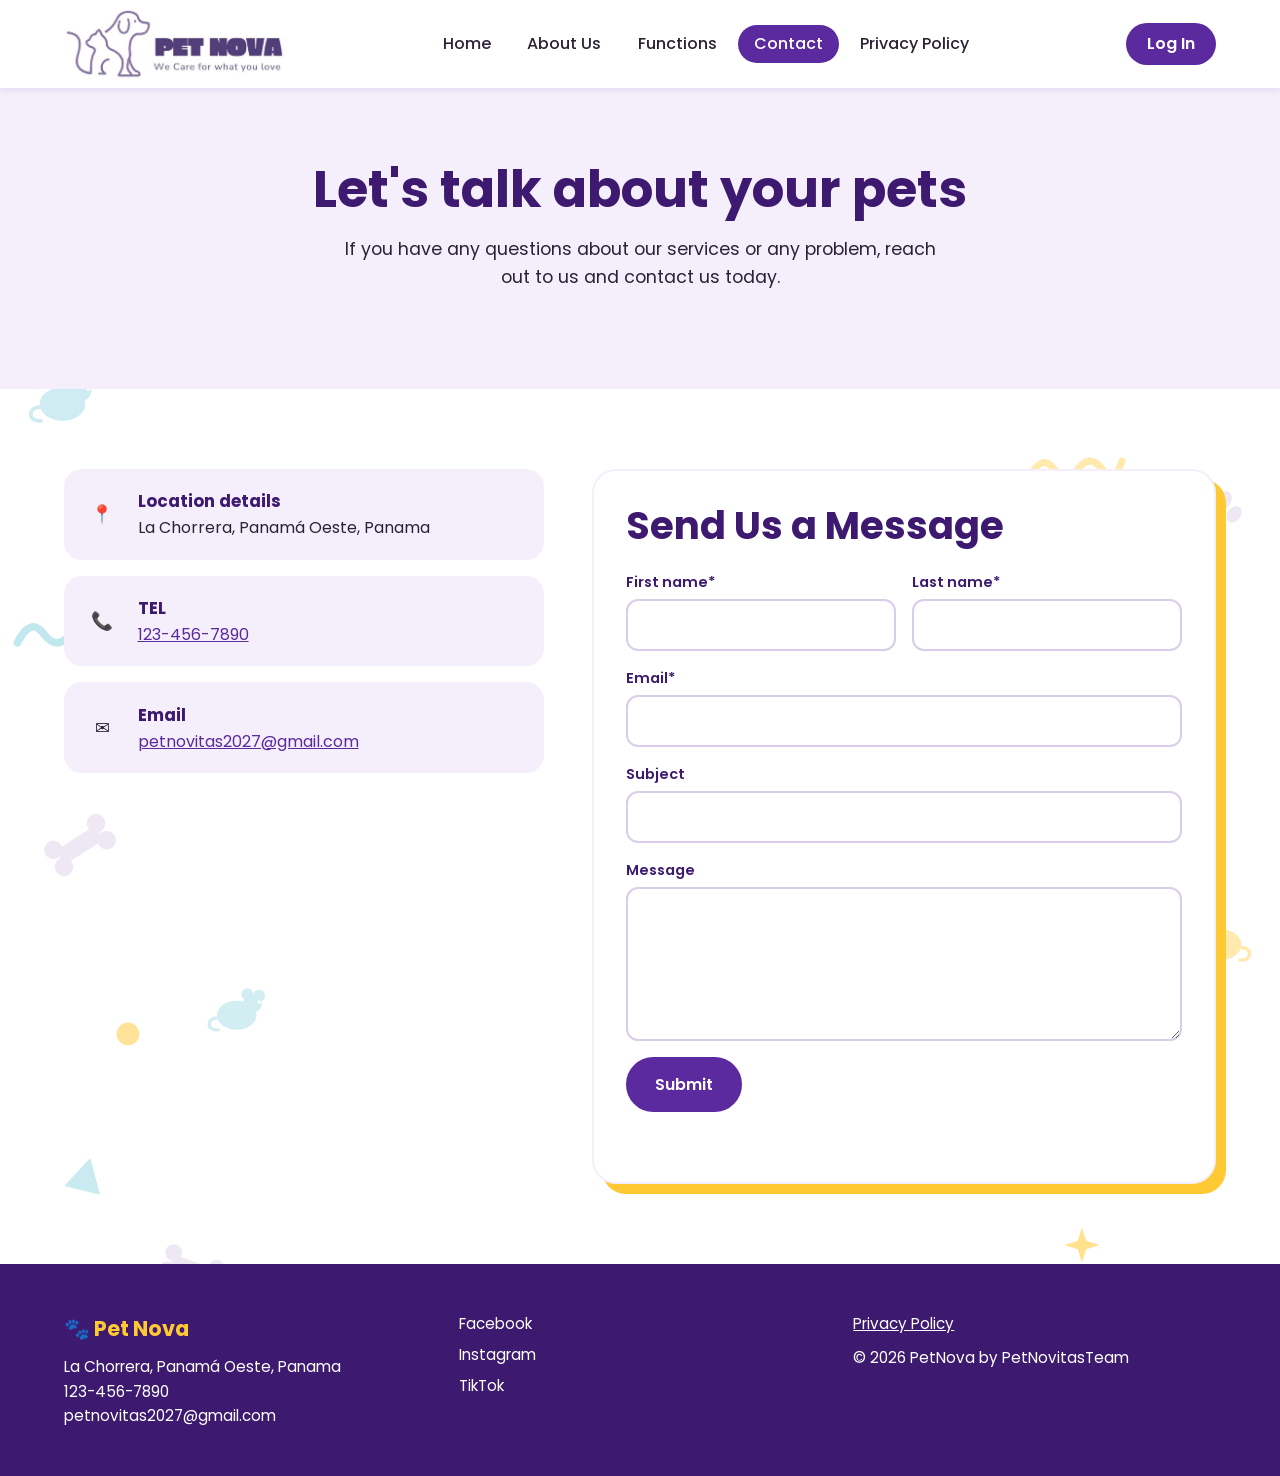
<file: Papita suprema/Papita/contact.html>
<!DOCTYPE html>
<html lang="en">
<head>
    <meta charset="UTF-8">
    <meta name="viewport" content="width=device-width, initial-scale=1.0">
    <meta name="description" content="Contact the Pet Nova team: address, phone, email and message form.">
    <title>Contact | Pet Nova</title>
    <link rel="icon" href="img/a.png">
    <link rel="preconnect" href="https://fonts.googleapis.com">
    <link rel="preconnect" href="https://fonts.gstatic.com" crossorigin>
    <link href="https://fonts.googleapis.com/css2?family=Poppins:wght@400;500;600;700&display=swap" rel="stylesheet">
    <link rel="stylesheet" href="css/contact.css">
</head>
<body>

    <!-- Barra de navegación -->
    <header class="navbar">
        <a href="index.html" class="brand"><img class="brand-logo" src="img/logo-nav.png" alt="Pet Nova" width="905" height="295"></a>

        <nav aria-label="Main navigation">
            <ul>
                <li><a href="index.html">Home</a></li>
                <li><a href="about-us.html">About Us</a></li>
                <li><a href="functions.html">Functions</a></li>
                <li><a href="contact.html" aria-current="page">Contact</a></li>
                <li><a href="privacy-policy.html">Privacy Policy</a></li>
                <li class="nav-cursor" aria-hidden="true"></li>
            </ul>
        </nav>

        <a href="https://nova-p-git-main-pet-nova.vercel.app/" class="login-btn" target="_blank" rel="noopener">Log In</a>
    </header>

    <main>
        <div class="page-deco" aria-hidden="true">
            <svg width="0" height="0" focusable="false"><defs>
                <symbol id="d-paw" viewBox="-50 -50 100 100"><ellipse cx="0" cy="22" rx="30" ry="24"/><ellipse cx="-34" cy="-14" rx="11" ry="15" transform="rotate(-20 -34 -14)"/><ellipse cx="-12" cy="-32" rx="11" ry="15" transform="rotate(-6 -12 -32)"/><ellipse cx="12" cy="-32" rx="11" ry="15" transform="rotate(6 12 -32)"/><ellipse cx="34" cy="-14" rx="11" ry="15" transform="rotate(20 34 -14)"/></symbol>
                <symbol id="d-bone" viewBox="0 0 100 100"><rect x="22" y="40" width="56" height="20" rx="6"/><circle cx="20" cy="38" r="11"/><circle cx="20" cy="62" r="11"/><circle cx="80" cy="38" r="11"/><circle cx="80" cy="62" r="11"/></symbol>
                <symbol id="d-mouse" viewBox="0 0 100 100"><ellipse cx="48" cy="58" rx="30" ry="22"/><circle cx="72" cy="40" r="14"/><circle cx="64" cy="26" r="9"/><circle cx="82" cy="28" r="9"/><circle cx="82" cy="38" r="2.6" fill="#fff"/><path d="M18 62C2 62 2 82 20 80" fill="none" stroke="currentColor" stroke-width="5" stroke-linecap="round"/></symbol>
                <symbol id="d-star" viewBox="0 0 100 100"><path d="M50 4L61 39L96 50L61 61L50 96L39 61L4 50L39 39Z"/></symbol>
                <symbol id="d-circle" viewBox="0 0 100 100"><circle cx="50" cy="50" r="44"/></symbol>
                <symbol id="d-ring" viewBox="0 0 100 100"><path fill-rule="evenodd" d="M50 10a40 40 0 1 0 0 80a40 40 0 1 0 0-80zM50 32a18 18 0 1 1 0 36a18 18 0 1 1 0-36z"/></symbol>
                <symbol id="d-squiggle" viewBox="0 0 100 40"><path d="M4 28Q16 4 28 20T52 20T76 20T96 12" fill="none" stroke="currentColor" stroke-width="7" stroke-linecap="round"/></symbol>
                <symbol id="d-tri" viewBox="0 0 100 100"><path d="M50 10L92 86H8Z" stroke-linejoin="round"/></symbol>
            </defs></svg>
            <svg class="dc c1"><use href="#d-paw"/></svg><svg class="dc c2"><use href="#d-bone"/></svg><svg class="dc c3"><use href="#d-mouse"/></svg>
            <svg class="dc c4"><use href="#d-star"/></svg><svg class="dc c5"><use href="#d-paw"/></svg><svg class="dc c6"><use href="#d-squiggle"/></svg>
            <svg class="dc c7"><use href="#d-ring"/></svg><svg class="dc c8"><use href="#d-bone"/></svg><svg class="dc c9"><use href="#d-mouse"/></svg>
            <svg class="dc c10"><use href="#d-circle"/></svg><svg class="dc c11"><use href="#d-paw"/></svg><svg class="dc c12"><use href="#d-tri"/></svg>
            <svg class="dc c13"><use href="#d-star"/></svg><svg class="dc c14"><use href="#d-bone"/></svg><svg class="dc c15"><use href="#d-squiggle"/></svg>
            <svg class="dc c16"><use href="#d-paw"/></svg><svg class="dc c17"><use href="#d-mouse"/></svg><svg class="dc c18"><use href="#d-ring"/></svg>
        </div>
        <!-- Hero -->
        <section class="page-hero">
            <h1>Let's talk about your pets</h1>
            <p>If you have any questions about our services or any problem, reach out to us and contact us today.</p>
        </section>

        <section class="contact-grid">
            <div class="info-list">
                <article class="info-card"><span class="place-icon" aria-hidden="true">&#128205;</span><div><h3>Location details</h3><p>La Chorrera, Panamá Oeste, Panama</p></div></article>
                <article class="info-card"><span class="place-icon" aria-hidden="true">&#128222;</span><div><h3>TEL</h3><p><a href="tel:1234567890">123-456-7890</a></p></div></article>
                <article class="info-card"><span class="place-icon" aria-hidden="true">&#9993;</span><div><h3>Email</h3><p><a href="mailto:petnovitas2027@gmail.com">petnovitas2027@gmail.com</a></p></div></article>
            </div>

            <form id="contact-form" class="contact-form" novalidate>
                <h2>Send Us a Message</h2>
                <div class="form-row">
                    <div class="field">
                        <label for="first-name">First name*</label>
                        <input id="first-name" name="first-name" type="text" autocomplete="given-name" required>
                    </div>
                    <div class="field">
                        <label for="last-name">Last name*</label>
                        <input id="last-name" name="last-name" type="text" autocomplete="family-name" required>
                    </div>
                </div>
                <div class="field">
                    <label for="email">Email*</label>
                    <input id="email" name="email" type="email" autocomplete="email" required>
                </div>
                <div class="field">
                    <label for="subject">Subject</label>
                    <input id="subject" name="subject" type="text">
                </div>
                <div class="field">
                    <label for="message">Message</label>
                    <textarea id="message" name="message" rows="5"></textarea>
                </div>
                <button type="submit" class="btn btn-primary">Submit</button>
                <p class="form-status" role="status" aria-live="polite"></p>
            </form>
        </section>
    </main>

    <!-- Pie de página -->
    <footer>
        <div class="footer-info">
            <a href="index.html" class="brand">&#128062; Pet Nova</a>
            <p>La Chorrera, Panamá Oeste, Panama</p>
            <p>123-456-7890<br>petnovitas2027@gmail.com</p>
        </div>
        <ul class="social">
            <li><a href="http://www.facebook.com" target="_blank" rel="noopener">Facebook</a></li>
            <li><a href="http://www.instagram.com" target="_blank" rel="noopener">Instagram</a></li>
            <li><a href="http://www.tiktok.com" target="_blank" rel="noopener">TikTok</a></li>
        </ul>
        <div class="footer-legal">
            <a href="privacy-policy.html">Privacy Policy</a>
            <p>&copy; 2026 PetNova by PetNovitasTeam</p>
        </div>
    </footer>

    <script src="js/contact.js"></script>

</body>
</html>
</file>
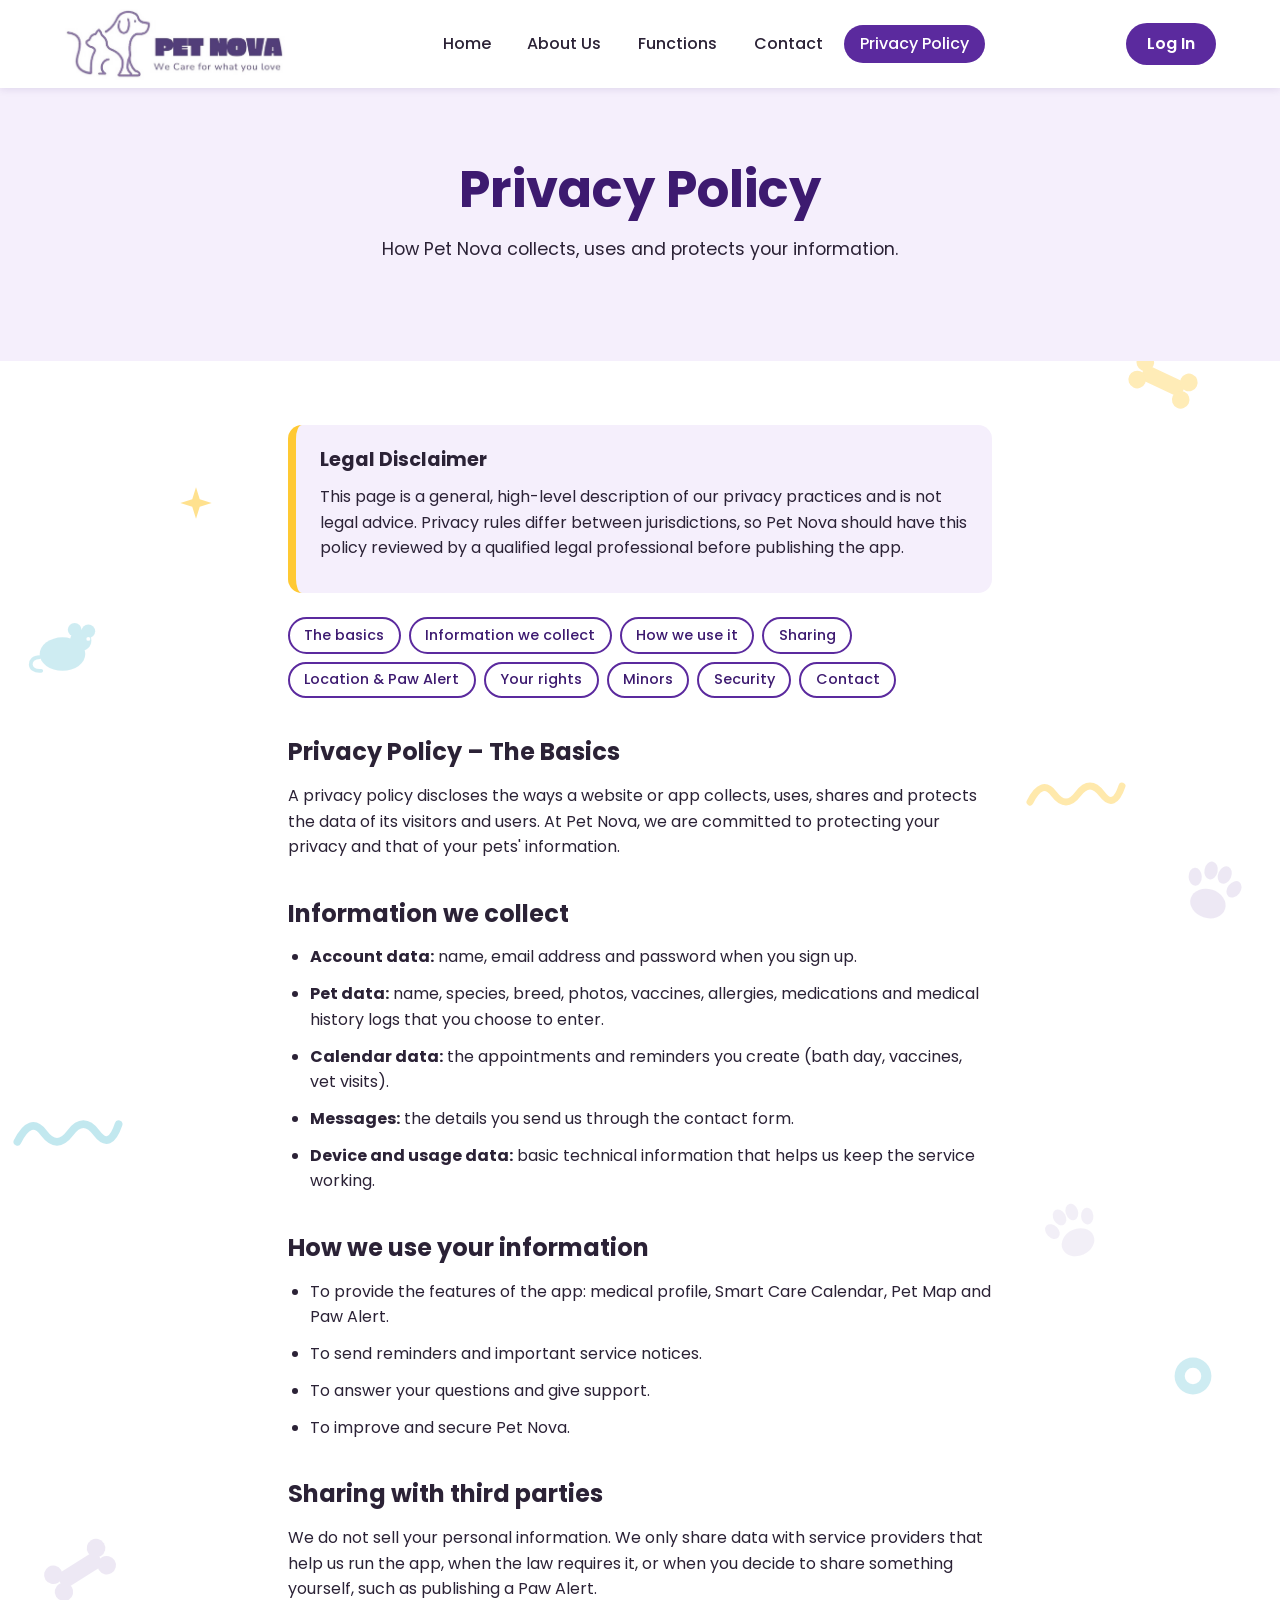
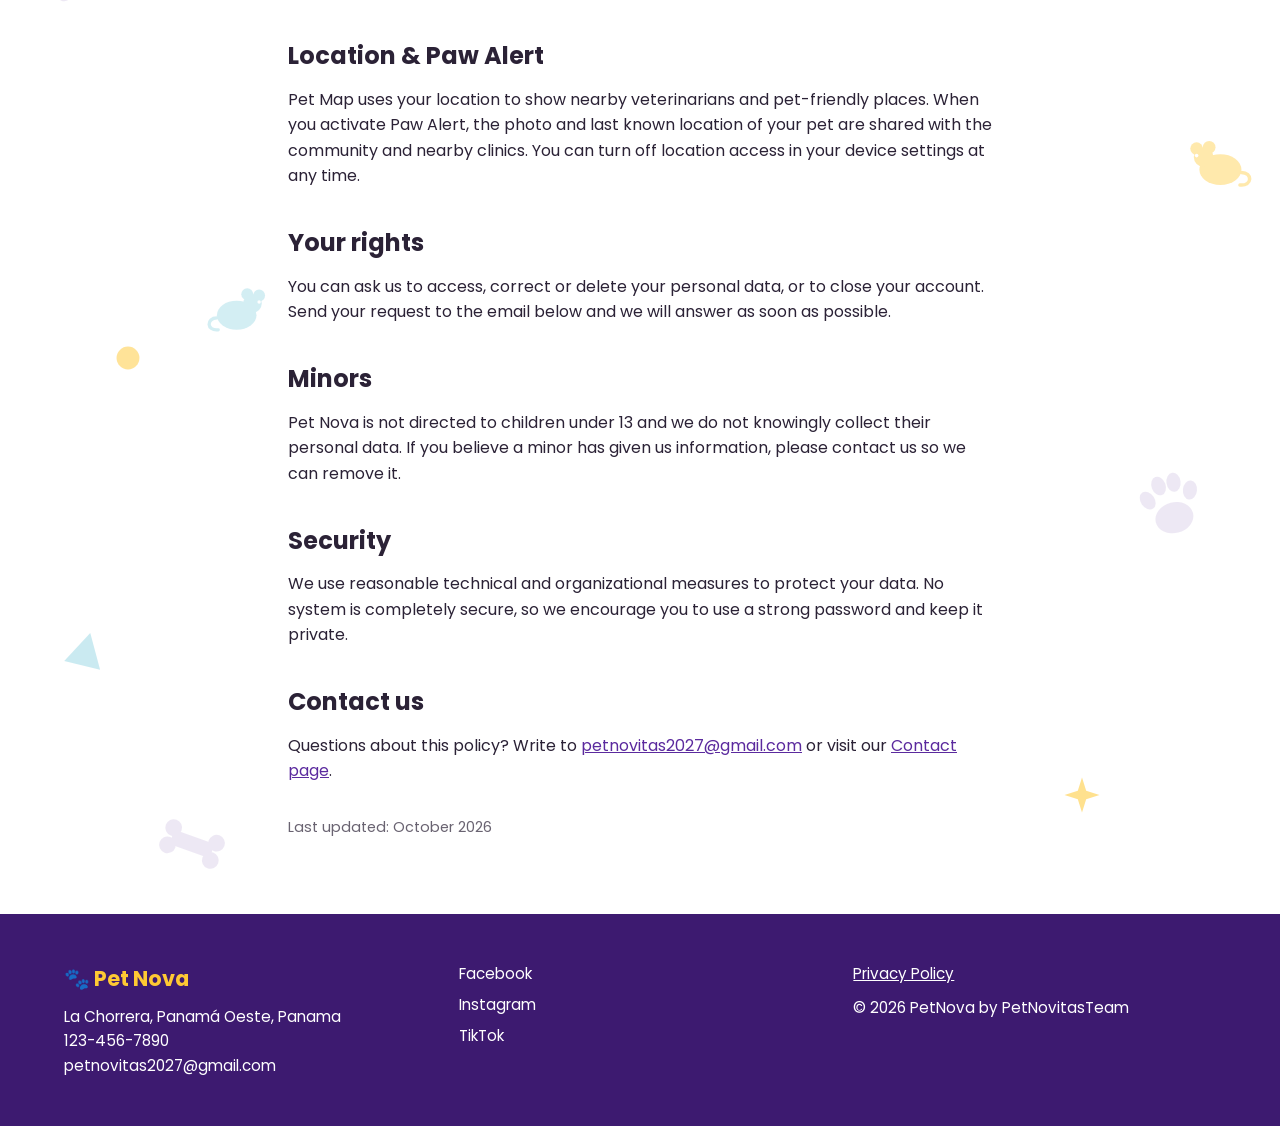
<file: Papita suprema/Papita/privacy-policy.html>
<!DOCTYPE html>
<html lang="en">
<head>
    <meta charset="UTF-8">
    <meta name="viewport" content="width=device-width, initial-scale=1.0">
    <meta name="description" content="Pet Nova privacy policy.">
    <title>Privacy Policy | Pet Nova</title>
    <link rel="icon" href="img/a.png">
    <link rel="preconnect" href="https://fonts.googleapis.com">
    <link rel="preconnect" href="https://fonts.gstatic.com" crossorigin>
    <link href="https://fonts.googleapis.com/css2?family=Poppins:wght@400;500;600;700&display=swap" rel="stylesheet">
    <link rel="stylesheet" href="css/privacy-policy.css">
</head>
<body>

    <!-- Barra de navegación -->
    <header class="navbar">
        <a href="index.html" class="brand"><img class="brand-logo" src="img/logo-nav.png" alt="Pet Nova" width="905" height="295"></a>

        <nav aria-label="Main navigation">
            <ul>
                <li><a href="index.html">Home</a></li>
                <li><a href="about-us.html">About Us</a></li>
                <li><a href="functions.html">Functions</a></li>
                <li><a href="contact.html">Contact</a></li>
                <li><a href="privacy-policy.html" aria-current="page">Privacy Policy</a></li>
                <li class="nav-cursor" aria-hidden="true"></li>
            </ul>
        </nav>

        <a href="https://nova-p-git-main-pet-nova.vercel.app/" class="login-btn" target="_blank" rel="noopener">Log In</a>
    </header>

    <main>
        <div class="page-deco" aria-hidden="true">
            <svg width="0" height="0" focusable="false"><defs>
                <symbol id="d-paw" viewBox="-50 -50 100 100"><ellipse cx="0" cy="22" rx="30" ry="24"/><ellipse cx="-34" cy="-14" rx="11" ry="15" transform="rotate(-20 -34 -14)"/><ellipse cx="-12" cy="-32" rx="11" ry="15" transform="rotate(-6 -12 -32)"/><ellipse cx="12" cy="-32" rx="11" ry="15" transform="rotate(6 12 -32)"/><ellipse cx="34" cy="-14" rx="11" ry="15" transform="rotate(20 34 -14)"/></symbol>
                <symbol id="d-bone" viewBox="0 0 100 100"><rect x="22" y="40" width="56" height="20" rx="6"/><circle cx="20" cy="38" r="11"/><circle cx="20" cy="62" r="11"/><circle cx="80" cy="38" r="11"/><circle cx="80" cy="62" r="11"/></symbol>
                <symbol id="d-mouse" viewBox="0 0 100 100"><ellipse cx="48" cy="58" rx="30" ry="22"/><circle cx="72" cy="40" r="14"/><circle cx="64" cy="26" r="9"/><circle cx="82" cy="28" r="9"/><circle cx="82" cy="38" r="2.6" fill="#fff"/><path d="M18 62C2 62 2 82 20 80" fill="none" stroke="currentColor" stroke-width="5" stroke-linecap="round"/></symbol>
                <symbol id="d-star" viewBox="0 0 100 100"><path d="M50 4L61 39L96 50L61 61L50 96L39 61L4 50L39 39Z"/></symbol>
                <symbol id="d-circle" viewBox="0 0 100 100"><circle cx="50" cy="50" r="44"/></symbol>
                <symbol id="d-ring" viewBox="0 0 100 100"><path fill-rule="evenodd" d="M50 10a40 40 0 1 0 0 80a40 40 0 1 0 0-80zM50 32a18 18 0 1 1 0 36a18 18 0 1 1 0-36z"/></symbol>
                <symbol id="d-squiggle" viewBox="0 0 100 40"><path d="M4 28Q16 4 28 20T52 20T76 20T96 12" fill="none" stroke="currentColor" stroke-width="7" stroke-linecap="round"/></symbol>
                <symbol id="d-tri" viewBox="0 0 100 100"><path d="M50 10L92 86H8Z" stroke-linejoin="round"/></symbol>
            </defs></svg>
            <svg class="dc c1"><use href="#d-paw"/></svg><svg class="dc c2"><use href="#d-bone"/></svg><svg class="dc c3"><use href="#d-mouse"/></svg>
            <svg class="dc c4"><use href="#d-star"/></svg><svg class="dc c5"><use href="#d-paw"/></svg><svg class="dc c6"><use href="#d-squiggle"/></svg>
            <svg class="dc c7"><use href="#d-ring"/></svg><svg class="dc c8"><use href="#d-bone"/></svg><svg class="dc c9"><use href="#d-mouse"/></svg>
            <svg class="dc c10"><use href="#d-circle"/></svg><svg class="dc c11"><use href="#d-paw"/></svg><svg class="dc c12"><use href="#d-tri"/></svg>
            <svg class="dc c13"><use href="#d-star"/></svg><svg class="dc c14"><use href="#d-bone"/></svg><svg class="dc c15"><use href="#d-squiggle"/></svg>
            <svg class="dc c16"><use href="#d-paw"/></svg><svg class="dc c17"><use href="#d-mouse"/></svg><svg class="dc c18"><use href="#d-ring"/></svg>
        </div>
        <section class="page-hero">
            <h1>Privacy Policy</h1>
            <p>How Pet Nova collects, uses and protects your information.</p>
        </section>

        <article class="policy">
            <div class="disclaimer">
                <h2>Legal Disclaimer</h2>
                <p>This page is a general, high-level description of our privacy practices and is not legal advice. Privacy rules differ between jurisdictions, so Pet Nova should have this policy reviewed by a qualified legal professional before publishing the app.</p>
            </div>

            <nav class="policy-toc" aria-label="Contents">
                <a href="#basics">The basics</a>
                <a href="#collect">Information we collect</a>
                <a href="#use">How we use it</a>
                <a href="#sharing">Sharing</a>
                <a href="#location">Location &amp; Paw Alert</a>
                <a href="#rights">Your rights</a>
                <a href="#minors">Minors</a>
                <a href="#security">Security</a>
                <a href="#contact-us">Contact</a>
            </nav>

            <h2 id="basics">Privacy Policy &ndash; The Basics</h2>
            <p>A privacy policy discloses the ways a website or app collects, uses, shares and protects the data of its visitors and users. At Pet Nova, we are committed to protecting your privacy and that of your pets' information.</p>

            <h2 id="collect">Information we collect</h2>
            <ul>
                <li><strong>Account data:</strong> name, email address and password when you sign up.</li>
                <li><strong>Pet data:</strong> name, species, breed, photos, vaccines, allergies, medications and medical history logs that you choose to enter.</li>
                <li><strong>Calendar data:</strong> the appointments and reminders you create (bath day, vaccines, vet visits).</li>
                <li><strong>Messages:</strong> the details you send us through the contact form.</li>
                <li><strong>Device and usage data:</strong> basic technical information that helps us keep the service working.</li>
            </ul>

            <h2 id="use">How we use your information</h2>
            <ul>
                <li>To provide the features of the app: medical profile, Smart Care Calendar, Pet Map and Paw Alert.</li>
                <li>To send reminders and important service notices.</li>
                <li>To answer your questions and give support.</li>
                <li>To improve and secure Pet Nova.</li>
            </ul>

            <h2 id="sharing">Sharing with third parties</h2>
            <p>We do not sell your personal information. We only share data with service providers that help us run the app, when the law requires it, or when you decide to share something yourself, such as publishing a Paw Alert.</p>

            <h2 id="location">Location &amp; Paw Alert</h2>
            <p>Pet Map uses your location to show nearby veterinarians and pet-friendly places. When you activate Paw Alert, the photo and last known location of your pet are shared with the community and nearby clinics. You can turn off location access in your device settings at any time.</p>

            <h2 id="rights">Your rights</h2>
            <p>You can ask us to access, correct or delete your personal data, or to close your account. Send your request to the email below and we will answer as soon as possible.</p>

            <h2 id="minors">Minors</h2>
            <p>Pet Nova is not directed to children under 13 and we do not knowingly collect their personal data. If you believe a minor has given us information, please contact us so we can remove it.</p>

            <h2 id="security">Security</h2>
            <p>We use reasonable technical and organizational measures to protect your data. No system is completely secure, so we encourage you to use a strong password and keep it private.</p>

            <h2 id="contact-us">Contact us</h2>
            <p>Questions about this policy? Write to <a href="mailto:petnovitas2027@gmail.com">petnovitas2027@gmail.com</a> or visit our <a href="contact.html">Contact page</a>.</p>
            <p class="updated">Last updated: October 2026</p>
        </article>
    </main>

    <!-- Pie de página -->
    <footer>
        <div class="footer-info">
            <a href="index.html" class="brand">&#128062; Pet Nova</a>
            <p>La Chorrera, Panamá Oeste, Panama</p>
            <p>123-456-7890<br>petnovitas2027@gmail.com</p>
        </div>
        <ul class="social">
            <li><a href="http://www.facebook.com" target="_blank" rel="noopener">Facebook</a></li>
            <li><a href="http://www.instagram.com" target="_blank" rel="noopener">Instagram</a></li>
            <li><a href="http://www.tiktok.com" target="_blank" rel="noopener">TikTok</a></li>
        </ul>
        <div class="footer-legal">
            <a href="privacy-policy.html">Privacy Policy</a>
            <p>&copy; 2026 PetNova by PetNovitasTeam</p>
        </div>
    </footer>

    <script src="js/privacy-policy.js"></script>

</body>
</html>
</file>
<file: Papita suprema/Papita/css/contact.css>
/* =====================================================
   Pet Nova – css/contact.css
   Estilos exclusivos de la página Contact (contact.html)
   ===================================================== */

:root {
    --purple: #5b2a9e;
    --purple-dark: #3d1a70;
    --lavender: #f5effc;
    --yellow: #ffc933;
    --text: #2b2236;
    --white: #ffffff;
}

* { box-sizing: border-box; margin: 0; padding: 0; }
html { scroll-behavior: smooth; }

body {
    font-family: "Poppins", system-ui, sans-serif;
    color: var(--text);
    background: var(--white);
    line-height: 1.6;
}

img { max-width: 100%; height: auto; display: block; }
a { color: inherit; text-decoration: none; }
ul { list-style: none; }
a:focus-visible, .btn:focus-visible { outline: 3px solid var(--yellow); outline-offset: 3px; }

section h2 { font-size: clamp(1.7rem, 3.5vw, 2.4rem); color: var(--purple-dark); line-height: 1.2; }

/* ---------- Navbar ---------- */
.navbar {
    position: sticky;
    top: 0;
    z-index: 10;
    display: flex;
    align-items: center;
    justify-content: space-between;
    gap: 1.5rem;
    padding: 0.5rem 5%;
    background: #ffffff;
    box-shadow: 0 1px 8px rgba(61, 26, 112, 0.12);
}
.brand { display: flex; align-items: center; font-weight: 700; font-size: 1.3rem; color: var(--purple); }
.brand-logo { height: 72px; width: auto; }
.navbar nav ul { position: relative; display: flex; gap: 0.3rem; }
.navbar nav a {
    position: relative;
    z-index: 1;
    display: block;
    font-weight: 500;
    padding: 0.4rem 1rem;
    border-radius: 999px;
    transition: color 0.3s;
}
.navbar nav a.is-under { color: var(--white); }
.nav-cursor {
    position: absolute;
    top: 0;
    left: 0;
    z-index: 0;
    opacity: 0;
    background: var(--purple);
    border-radius: 999px;
    pointer-events: none;
    transition: transform 0.4s cubic-bezier(0.34, 1.35, 0.64, 1), width 0.4s ease, height 0.4s ease, opacity 0.3s;
}
.login-btn {
    background: var(--purple);
    color: var(--white);
    padding: 0.5rem 1.3rem;
    border-radius: 999px;
    font-weight: 600;
}
.login-btn:hover { background: var(--purple-dark); }

/* ---------- Footer ---------- */
footer {
    display: grid;
    grid-template-columns: repeat(3, 1fr);
    gap: 2rem;
    padding: 3rem 5%;
    background: var(--purple-dark);
    color: var(--white);
    font-size: 0.95rem;
}
footer .brand { color: var(--yellow); display: inline-block; margin-bottom: 0.6rem; }
.social { display: flex; flex-direction: column; gap: 0.4rem; }
.social a:hover, .footer-legal a:hover { color: var(--yellow); }
.footer-legal a { display: inline-block; margin-bottom: 0.6rem; text-decoration: underline; }

/* ---------- Botones ---------- */
.hero-buttons { display: flex; flex-wrap: wrap; gap: 1rem; }
.btn {
    display: inline-block;
    padding: 0.8rem 1.7rem;
    border-radius: 999px;
    font-weight: 600;
    border: 2px solid var(--purple);
    transition: background 0.2s, color 0.2s;
}
.btn-primary { background: var(--purple); color: var(--white); }
.btn-primary:hover { background: var(--purple-dark); border-color: var(--purple-dark); }
.btn-outline { color: var(--purple); }
.btn-outline:hover { background: var(--purple); color: var(--white); }

/* ---------- Encabezado de página ---------- */
.page-hero {
    padding: 4.5rem 5%;
    text-align: center;
    background: var(--lavender);
}
.page-hero h1 {
    font-size: clamp(2rem, 5vw, 3.2rem);
    line-height: 1.15;
    color: var(--purple-dark);
    max-width: 44rem;
    margin: 0 auto 1rem;
}
.page-hero p { max-width: 38rem; margin: 0 auto 1.6rem; font-size: 1.1rem; }
.page-hero .hero-buttons { justify-content: center; }

/* ---------- Iconos ---------- */
.place-icon {
    flex: none;
    display: grid;
    place-items: center;
    width: 2.4rem;
    height: 2.4rem;
    border-radius: 50%;
    background: var(--lavender);
    font-size: 1.1rem;
}

/* ---------- Contacto ---------- */
.contact-grid {
    display: grid;
    grid-template-columns: 1fr 1.3fr;
    align-items: start;
    gap: 3rem;
    padding: 5rem 5%;
}
.info-list { display: grid; gap: 1rem; }
.info-card {
    display: flex;
    align-items: center;
    gap: 1rem;
    padding: 1.2rem;
    background: var(--lavender);
    border-radius: 18px;
}
.info-card h3 { color: var(--purple-dark); font-size: 1.05rem; }
.info-card a { color: var(--purple); text-decoration: underline; }

.contact-form {
    display: grid;
    gap: 1rem;
    padding: 2rem;
    background: var(--white);
    border: 2px solid var(--lavender);
    border-radius: 24px;
    box-shadow: 10px 10px 0 var(--yellow);
}
.contact-form h2 { margin-bottom: 0.4rem; }
.form-row { display: grid; grid-template-columns: 1fr 1fr; gap: 1rem; }
.field { display: grid; gap: 0.3rem; }
.field label { font-weight: 600; font-size: 0.9rem; color: var(--purple-dark); }
.field input, .field textarea {
    width: 100%;
    padding: 0.7rem 0.9rem;
    font: inherit;
    color: var(--text);
    background: var(--white);
    border: 2px solid #d9cdea;
    border-radius: 12px;
}
.field input:focus, .field textarea:focus { outline: 3px solid var(--yellow); border-color: var(--purple); }
.field [aria-invalid="true"] { border-color: #e5484d; background: #fff6f6; }
.contact-form .btn { justify-self: start; cursor: pointer; font: inherit; font-weight: 600; }
.form-status { min-height: 1.4rem; font-weight: 600; }
.form-status.is-ok { color: #1a7f4b; }
.form-status.is-error { color: #c62a2f; }

/* ---------- Responsive ---------- */
@media (max-width: 860px) {
    .navbar { flex-wrap: wrap; justify-content: center; }
    .brand-logo { height: 60px; }
    .navbar nav ul { flex-wrap: wrap; justify-content: center; gap: 0.3rem; }
    footer { grid-template-columns: 1fr; text-align: center; }
    .social { align-items: center; }
}
@media (prefers-reduced-motion: reduce) {
    .nav-cursor { transition: none; }
}

/* ---------- Responsive (Contact) ---------- */
@media (max-width: 860px) {
    .contact-grid { grid-template-columns: 1fr; padding: 3rem 5%; gap: 2rem; }
    .form-row { grid-template-columns: 1fr; }
}

/* ---------- Decoración: huellas, huesos, ratones y formas ---------- */
main { position: relative; overflow: hidden; }
main > :not(.page-deco) { position: relative; z-index: 1; }
.page-deco { position: absolute; inset: 0; z-index: 0; pointer-events: none; }
.dc { position: absolute; fill: var(--purple); color: var(--purple); opacity: 0.1; animation: dcFloat 7s ease-in-out infinite; }
.c1 { width: 70px; top: 4%; left: 4%; transform: rotate(-20deg); }
.c2 { width: 80px; top: 9%; right: 6%; fill: var(--yellow); color: var(--yellow); opacity: 0.35; transform: rotate(25deg); animation-delay: -1s; }
.c3 { width: 76px; top: 20%; left: 2%; fill: #12a5c2; color: #12a5c2; opacity: 0.2; animation-delay: -2s; }
.c4 { width: 34px; top: 14%; left: 14%; fill: var(--yellow); opacity: 0.55; animation-delay: -3s; }
.c5 { width: 60px; top: 30%; right: 3%; transform: rotate(18deg); animation-delay: -4s; }
.c6 { width: 110px; top: 40%; left: 1%; color: #12a5c2; opacity: 0.25; animation-delay: -5s; }
.c7 { width: 46px; top: 50%; right: 5%; fill: #12a5c2; opacity: 0.2; animation-delay: -1.5s; }
.c8 { width: 84px; top: 58%; left: 3%; transform: rotate(-32deg); animation-delay: -2.5s; }
.c9 { width: 70px; top: 66%; right: 2%; fill: var(--yellow); color: var(--yellow); opacity: 0.4; transform: scaleX(-1); animation-delay: -3.5s; }
.c10 { width: 26px; top: 74%; left: 9%; fill: var(--yellow); opacity: 0.5; animation-delay: -4.5s; }
.c11 { width: 64px; top: 80%; right: 6%; transform: rotate(-14deg); animation-delay: -0.5s; }
.c12 { width: 44px; top: 86%; left: 5%; fill: #12a5c2; opacity: 0.22; transform: rotate(14deg); animation-delay: -6s; }
.c13 { width: 38px; top: 92%; right: 14%; fill: var(--yellow); opacity: 0.55; animation-delay: -2s; }
.c14 { width: 76px; top: 94%; left: 12%; transform: rotate(20deg); animation-delay: -3s; }
.c15 { width: 100px; top: 26%; right: 12%; color: var(--yellow); opacity: 0.4; animation-delay: -1s; }
.c16 { width: 56px; top: 44%; right: 14%; opacity: 0.07; transform: rotate(-24deg); animation-delay: -4s; }
.c17 { width: 66px; top: 72%; left: 16%; fill: #12a5c2; color: #12a5c2; opacity: 0.18; animation-delay: -5s; }
.c18 { width: 40px; top: 6%; left: 40%; fill: var(--yellow); opacity: 0.4; animation-delay: -2s; }
@keyframes dcFloat { 0%, 100% { translate: 0 0; } 50% { translate: 0 -10px; } }
@media (max-width: 860px) { .dc { opacity: 0.06; } .c2, .c9, .c13 { opacity: 0.2; } }
@media (prefers-reduced-motion: reduce) { .dc { animation: none; } }
</file>
<file: Papita suprema/Papita/css/privacy-policy.css>
/* =====================================================
   Pet Nova – css/privacy-policy.css
   Estilos exclusivos de la página Privacy Policy (privacy-policy.html)
   ===================================================== */

:root {
    --purple: #5b2a9e;
    --purple-dark: #3d1a70;
    --lavender: #f5effc;
    --yellow: #ffc933;
    --text: #2b2236;
    --white: #ffffff;
}

* { box-sizing: border-box; margin: 0; padding: 0; }
html { scroll-behavior: smooth; }

body {
    font-family: "Poppins", system-ui, sans-serif;
    color: var(--text);
    background: var(--white);
    line-height: 1.6;
}

img { max-width: 100%; height: auto; display: block; }
a { color: inherit; text-decoration: none; }
ul { list-style: none; }
a:focus-visible, .btn:focus-visible { outline: 3px solid var(--yellow); outline-offset: 3px; }

section h2 { font-size: clamp(1.7rem, 3.5vw, 2.4rem); color: var(--purple-dark); line-height: 1.2; }

/* ---------- Navbar ---------- */
.navbar {
    position: sticky;
    top: 0;
    z-index: 10;
    display: flex;
    align-items: center;
    justify-content: space-between;
    gap: 1.5rem;
    padding: 0.5rem 5%;
    background: #ffffff;
    box-shadow: 0 1px 8px rgba(61, 26, 112, 0.12);
}
.brand { display: flex; align-items: center; font-weight: 700; font-size: 1.3rem; color: var(--purple); }
.brand-logo { height: 72px; width: auto; }
.navbar nav ul { position: relative; display: flex; gap: 0.3rem; }
.navbar nav a {
    position: relative;
    z-index: 1;
    display: block;
    font-weight: 500;
    padding: 0.4rem 1rem;
    border-radius: 999px;
    transition: color 0.3s;
}
.navbar nav a.is-under { color: var(--white); }
.nav-cursor {
    position: absolute;
    top: 0;
    left: 0;
    z-index: 0;
    opacity: 0;
    background: var(--purple);
    border-radius: 999px;
    pointer-events: none;
    transition: transform 0.4s cubic-bezier(0.34, 1.35, 0.64, 1), width 0.4s ease, height 0.4s ease, opacity 0.3s;
}
.login-btn {
    background: var(--purple);
    color: var(--white);
    padding: 0.5rem 1.3rem;
    border-radius: 999px;
    font-weight: 600;
}
.login-btn:hover { background: var(--purple-dark); }

/* ---------- Footer ---------- */
footer {
    display: grid;
    grid-template-columns: repeat(3, 1fr);
    gap: 2rem;
    padding: 3rem 5%;
    background: var(--purple-dark);
    color: var(--white);
    font-size: 0.95rem;
}
footer .brand { color: var(--yellow); display: inline-block; margin-bottom: 0.6rem; }
.social { display: flex; flex-direction: column; gap: 0.4rem; }
.social a:hover, .footer-legal a:hover { color: var(--yellow); }
.footer-legal a { display: inline-block; margin-bottom: 0.6rem; text-decoration: underline; }

/* ---------- Encabezado de página ---------- */
.page-hero {
    padding: 4.5rem 5%;
    text-align: center;
    background: var(--lavender);
}
.page-hero h1 {
    font-size: clamp(2rem, 5vw, 3.2rem);
    line-height: 1.15;
    color: var(--purple-dark);
    max-width: 44rem;
    margin: 0 auto 1rem;
}
.page-hero p { max-width: 38rem; margin: 0 auto 1.6rem; font-size: 1.1rem; }
.page-hero .hero-buttons { justify-content: center; }

/* ---------- Política de privacidad ---------- */
.policy { max-width: 52rem; margin: 0 auto; padding: 4rem 5%; }
.policy h2 { font-size: 1.5rem; margin: 2.2rem 0 0.7rem; scroll-margin-top: 6rem; }
.policy p, .policy li { margin-bottom: 0.7rem; }
.policy ul { list-style: disc; padding-left: 1.4rem; }
.policy a { color: var(--purple); text-decoration: underline; }
.disclaimer {
    padding: 1.3rem 1.5rem;
    background: var(--lavender);
    border-left: 8px solid var(--yellow);
    border-radius: 14px;
}
.disclaimer h2 { margin: 0 0 0.5rem; font-size: 1.2rem; }
.policy-toc { display: flex; flex-wrap: wrap; gap: 0.5rem; margin-top: 1.5rem; }
.policy-toc a {
    padding: 0.3rem 0.9rem;
    font-size: 0.9rem;
    font-weight: 500;
    text-decoration: none;
    color: var(--purple-dark);
    border: 2px solid var(--purple);
    border-radius: 999px;
}
.policy-toc a:hover { background: var(--purple); color: var(--white); }
.updated { margin-top: 2rem; font-size: 0.9rem; opacity: 0.7; }

/* ---------- Responsive ---------- */
@media (max-width: 860px) {
    .navbar { flex-wrap: wrap; justify-content: center; }
    .brand-logo { height: 60px; }
    .navbar nav ul { flex-wrap: wrap; justify-content: center; gap: 0.3rem; }
    footer { grid-template-columns: 1fr; text-align: center; }
    .social { align-items: center; }
}
@media (prefers-reduced-motion: reduce) {
    .nav-cursor { transition: none; }
}

/* ---------- Decoración: huellas, huesos, ratones y formas ---------- */
main { position: relative; overflow: hidden; }
main > :not(.page-deco) { position: relative; z-index: 1; }
.page-deco { position: absolute; inset: 0; z-index: 0; pointer-events: none; }
.dc { position: absolute; fill: var(--purple); color: var(--purple); opacity: 0.1; animation: dcFloat 7s ease-in-out infinite; }
.c1 { width: 70px; top: 4%; left: 4%; transform: rotate(-20deg); }
.c2 { width: 80px; top: 9%; right: 6%; fill: var(--yellow); color: var(--yellow); opacity: 0.35; transform: rotate(25deg); animation-delay: -1s; }
.c3 { width: 76px; top: 20%; left: 2%; fill: #12a5c2; color: #12a5c2; opacity: 0.2; animation-delay: -2s; }
.c4 { width: 34px; top: 14%; left: 14%; fill: var(--yellow); opacity: 0.55; animation-delay: -3s; }
.c5 { width: 60px; top: 30%; right: 3%; transform: rotate(18deg); animation-delay: -4s; }
.c6 { width: 110px; top: 40%; left: 1%; color: #12a5c2; opacity: 0.25; animation-delay: -5s; }
.c7 { width: 46px; top: 50%; right: 5%; fill: #12a5c2; opacity: 0.2; animation-delay: -1.5s; }
.c8 { width: 84px; top: 58%; left: 3%; transform: rotate(-32deg); animation-delay: -2.5s; }
.c9 { width: 70px; top: 66%; right: 2%; fill: var(--yellow); color: var(--yellow); opacity: 0.4; transform: scaleX(-1); animation-delay: -3.5s; }
.c10 { width: 26px; top: 74%; left: 9%; fill: var(--yellow); opacity: 0.5; animation-delay: -4.5s; }
.c11 { width: 64px; top: 80%; right: 6%; transform: rotate(-14deg); animation-delay: -0.5s; }
.c12 { width: 44px; top: 86%; left: 5%; fill: #12a5c2; opacity: 0.22; transform: rotate(14deg); animation-delay: -6s; }
.c13 { width: 38px; top: 92%; right: 14%; fill: var(--yellow); opacity: 0.55; animation-delay: -2s; }
.c14 { width: 76px; top: 94%; left: 12%; transform: rotate(20deg); animation-delay: -3s; }
.c15 { width: 100px; top: 26%; right: 12%; color: var(--yellow); opacity: 0.4; animation-delay: -1s; }
.c16 { width: 56px; top: 44%; right: 14%; opacity: 0.07; transform: rotate(-24deg); animation-delay: -4s; }
.c17 { width: 66px; top: 72%; left: 16%; fill: #12a5c2; color: #12a5c2; opacity: 0.18; animation-delay: -5s; }
.c18 { width: 40px; top: 6%; left: 40%; fill: var(--yellow); opacity: 0.4; animation-delay: -2s; }
@keyframes dcFloat { 0%, 100% { translate: 0 0; } 50% { translate: 0 -10px; } }
@media (max-width: 860px) { .dc { opacity: 0.06; } .c2, .c9, .c13 { opacity: 0.2; } }
@media (prefers-reduced-motion: reduce) { .dc { animation: none; } }
</file>
